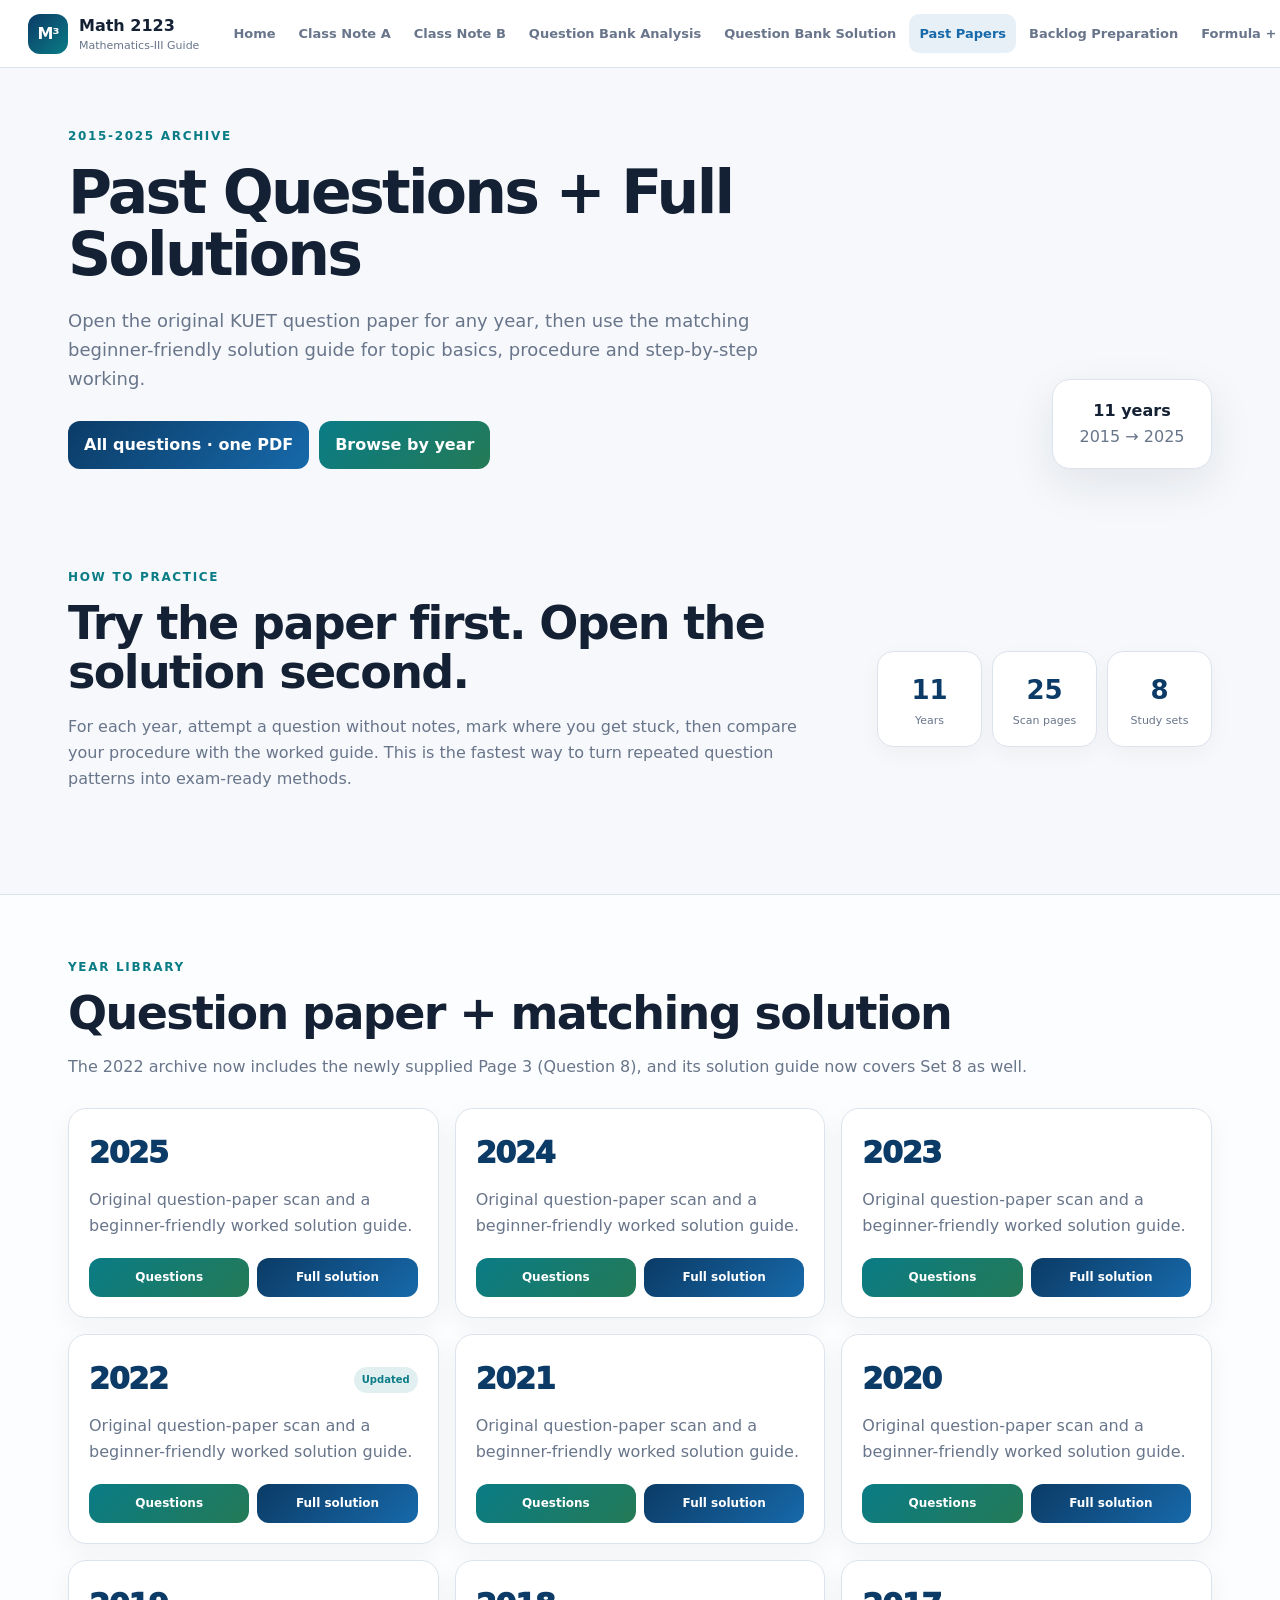
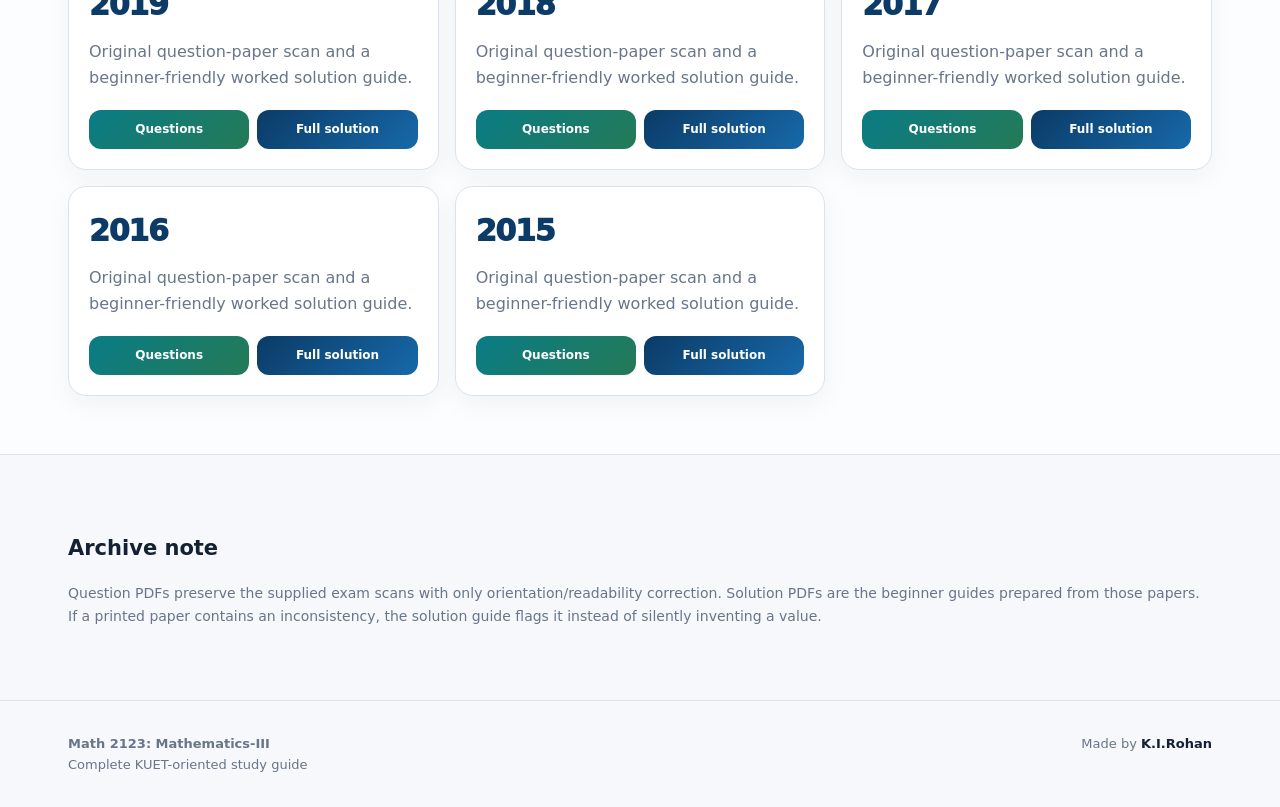
<file: past-papers.html>
<!doctype html>
<html lang="en" data-theme="light">
<head>
<meta charset="utf-8"><meta name="viewport" content="width=device-width,initial-scale=1,viewport-fit=cover">
<title>Past Papers 2015-2025 · Math 2123</title>
<meta name="description" content="KUET Math 2123 past question papers and beginner-friendly worked solutions from 2015 to 2025.">
<meta name="theme-color" content="#0b3b66">
<link rel="icon" href="assets/icons/favicon.svg" type="image/svg+xml">
<link rel="manifest" href="manifest.webmanifest">
<link rel="stylesheet" href="assets/css/styles.css">
<script defer src="assets/js/app.js"></script>
</head>
<body>
<a class="skip-link" href="#main">Skip to content</a>
<header class="site-header">
  <a class="brand" href="index.html"><span class="brand-mark">M³</span><span><b>Math 2123</b><small>Mathematics-III Guide</small></span></a>
  <nav class="desktop-nav"><a class="nav-link " href="index.html">Home</a><a class="nav-link " href="section-a.html">Class Note A</a><a class="nav-link " href="section-b.html">Class Note B</a><a class="nav-link " href="question-bank-analysis.html">Question Bank Analysis</a><a class="nav-link " href="question-bank-solution.html">Question Bank Solution</a><a class="nav-link active" href="past-papers.html">Past Papers</a><a class="nav-link " href="backlog-preparation.html">Backlog Preparation</a><a class="nav-link " href="formula-proof-vault.html">Formula + Proof Vault</a></nav>
  <div class="header-actions"><button class="icon-btn" data-search-open aria-label="Search">⌕</button><button class="icon-btn" data-theme-toggle aria-label="Toggle theme">◐</button><button class="icon-btn mobile-only" data-menu-toggle aria-label="Menu">☰</button></div>
</header>
<div class="mobile-menu" data-mobile-menu><div class="mobile-menu-inner"><a class="nav-link " href="index.html">Home</a><a class="nav-link " href="section-a.html">Class Note A</a><a class="nav-link " href="section-b.html">Class Note B</a><a class="nav-link " href="question-bank-analysis.html">Question Bank Analysis</a><a class="nav-link " href="question-bank-solution.html">Question Bank Solution</a><a class="nav-link active" href="past-papers.html">Past Papers</a><a class="nav-link " href="backlog-preparation.html">Backlog Preparation</a><a class="nav-link " href="formula-proof-vault.html">Formula + Proof Vault</a></div></div>
<main id="main">
<section class="page-hero compact"><div><span class="eyebrow">2015-2025 archive</span><h1>Past Questions + <span>Full Solutions</span></h1><p>Open the original KUET question paper for any year, then use the matching beginner-friendly solution guide for topic basics, procedure and step-by-step working.</p><div class="hero-actions"><a class="btn primary" href="resources/past-papers/all-questions-2015-2025.pdf" target="_blank" rel="noopener">All questions · one PDF</a><a class="btn secondary" href="#year-library">Browse by year</a></div></div><div class="hero-chip"><strong>11 years</strong><br>2015 → 2025</div></section>
<section class="section-block past-paper-intro"><div class="section-heading"><span class="eyebrow">How to practice</span><h2>Try the paper first. Open the solution second.</h2><p>For each year, attempt a question without notes, mark where you get stuck, then compare your procedure with the worked guide. This is the fastest way to turn repeated question patterns into exam-ready methods.</p></div><div class="paper-stats"><div><b>11</b><span>Years</span></div><div><b>25</b><span>Scan pages</span></div><div><b>8</b><span>Study sets</span></div></div></section>
<section id="year-library" class="section-block alt"><div class="section-heading"><span class="eyebrow">Year library</span><h2>Question paper + matching solution</h2><p>The 2022 archive now includes the newly supplied Page 3 (Question 8), and its solution guide now covers Set 8 as well.</p></div><div class="paper-grid"><article class="paper-card">
      <div class="paper-year"><span>2025</span></div>
      <p>Original question-paper scan and a beginner-friendly worked solution guide.</p>
      <div class="paper-actions">
        <a class="btn secondary" href="resources/past-papers/questions-2025.pdf" target="_blank" rel="noopener">Questions</a>
        <a class="btn primary" href="resources/past-papers/solution-2025.pdf" target="_blank" rel="noopener">Full solution</a>
      </div>
    </article><article class="paper-card">
      <div class="paper-year"><span>2024</span></div>
      <p>Original question-paper scan and a beginner-friendly worked solution guide.</p>
      <div class="paper-actions">
        <a class="btn secondary" href="resources/past-papers/questions-2024.pdf" target="_blank" rel="noopener">Questions</a>
        <a class="btn primary" href="resources/past-papers/solution-2024.pdf" target="_blank" rel="noopener">Full solution</a>
      </div>
    </article><article class="paper-card">
      <div class="paper-year"><span>2023</span></div>
      <p>Original question-paper scan and a beginner-friendly worked solution guide.</p>
      <div class="paper-actions">
        <a class="btn secondary" href="resources/past-papers/questions-2023.pdf" target="_blank" rel="noopener">Questions</a>
        <a class="btn primary" href="resources/past-papers/solution-2023.pdf" target="_blank" rel="noopener">Full solution</a>
      </div>
    </article><article class="paper-card">
      <div class="paper-year"><span>2022</span> <span class="paper-badge new">Updated</span></div>
      <p>Original question-paper scan and a beginner-friendly worked solution guide.</p>
      <div class="paper-actions">
        <a class="btn secondary" href="resources/past-papers/questions-2022.pdf" target="_blank" rel="noopener">Questions</a>
        <a class="btn primary" href="resources/past-papers/solution-2022.pdf" target="_blank" rel="noopener">Full solution</a>
      </div>
    </article><article class="paper-card">
      <div class="paper-year"><span>2021</span></div>
      <p>Original question-paper scan and a beginner-friendly worked solution guide.</p>
      <div class="paper-actions">
        <a class="btn secondary" href="resources/past-papers/questions-2021.pdf" target="_blank" rel="noopener">Questions</a>
        <a class="btn primary" href="resources/past-papers/solution-2021.pdf" target="_blank" rel="noopener">Full solution</a>
      </div>
    </article><article class="paper-card">
      <div class="paper-year"><span>2020</span></div>
      <p>Original question-paper scan and a beginner-friendly worked solution guide.</p>
      <div class="paper-actions">
        <a class="btn secondary" href="resources/past-papers/questions-2020.pdf" target="_blank" rel="noopener">Questions</a>
        <a class="btn primary" href="resources/past-papers/solution-2020.pdf" target="_blank" rel="noopener">Full solution</a>
      </div>
    </article><article class="paper-card">
      <div class="paper-year"><span>2019</span></div>
      <p>Original question-paper scan and a beginner-friendly worked solution guide.</p>
      <div class="paper-actions">
        <a class="btn secondary" href="resources/past-papers/questions-2019.pdf" target="_blank" rel="noopener">Questions</a>
        <a class="btn primary" href="resources/past-papers/solution-2019.pdf" target="_blank" rel="noopener">Full solution</a>
      </div>
    </article><article class="paper-card">
      <div class="paper-year"><span>2018</span></div>
      <p>Original question-paper scan and a beginner-friendly worked solution guide.</p>
      <div class="paper-actions">
        <a class="btn secondary" href="resources/past-papers/questions-2018.pdf" target="_blank" rel="noopener">Questions</a>
        <a class="btn primary" href="resources/past-papers/solution-2018.pdf" target="_blank" rel="noopener">Full solution</a>
      </div>
    </article><article class="paper-card">
      <div class="paper-year"><span>2017</span></div>
      <p>Original question-paper scan and a beginner-friendly worked solution guide.</p>
      <div class="paper-actions">
        <a class="btn secondary" href="resources/past-papers/questions-2017.pdf" target="_blank" rel="noopener">Questions</a>
        <a class="btn primary" href="resources/past-papers/solution-2017.pdf" target="_blank" rel="noopener">Full solution</a>
      </div>
    </article><article class="paper-card">
      <div class="paper-year"><span>2016</span></div>
      <p>Original question-paper scan and a beginner-friendly worked solution guide.</p>
      <div class="paper-actions">
        <a class="btn secondary" href="resources/past-papers/questions-2016.pdf" target="_blank" rel="noopener">Questions</a>
        <a class="btn primary" href="resources/past-papers/solution-2016.pdf" target="_blank" rel="noopener">Full solution</a>
      </div>
    </article><article class="paper-card">
      <div class="paper-year"><span>2015</span></div>
      <p>Original question-paper scan and a beginner-friendly worked solution guide.</p>
      <div class="paper-actions">
        <a class="btn secondary" href="resources/past-papers/questions-2015.pdf" target="_blank" rel="noopener">Questions</a>
        <a class="btn primary" href="resources/past-papers/solution-2015.pdf" target="_blank" rel="noopener">Full solution</a>
      </div>
    </article></div></section>
<section class="section-block source-note"><h2>Archive note</h2><p>Question PDFs preserve the supplied exam scans with only orientation/readability correction. Solution PDFs are the beginner guides prepared from those papers. If a printed paper contains an inconsistency, the solution guide flags it instead of silently inventing a value.</p></section>
</main>
<footer class="site-footer"><div><b>Math 2123: Mathematics-III</b><span>Complete KUET-oriented study guide</span></div><div class="footer-credit">Made by <strong>K.I.Rohan</strong></div></footer>
<div class="search-modal" data-search-modal hidden><div class="search-panel"><div class="search-head"><input data-search-input placeholder="Search sets, formulas, questions…" autocomplete="off"><button class="icon-btn" data-search-close>✕</button></div><div class="search-hint">Press <kbd>Ctrl</kbd> + <kbd>K</kbd> anywhere to search.</div><div data-search-results class="search-results"></div></div></div>
<button class="to-top" data-to-top aria-label="Back to top">↑</button>
</body></html>
</file>
<file: assets/css/styles.css>
:root{--bg:#f6f8fb;--paper:#fff;--ink:#142033;--muted:#68758a;--line:#dce3ec;--navy:#0b3b66;--blue:#1769aa;--teal:#0a7c86;--green:#247a56;--gold:#b27a0b;--danger:#b84c4c;--shadow:0 16px 45px rgba(20,32,51,.09);--radius:18px;--header:68px}
html[data-theme=dark]{--bg:#0d1420;--paper:#131d2c;--ink:#edf4ff;--muted:#9aacc2;--line:#26344a;--navy:#73baf5;--blue:#55aaf0;--teal:#51c6cf;--green:#63c998;--gold:#e3b64f;--danger:#ec8585;--shadow:0 18px 50px rgba(0,0,0,.28)}
*{box-sizing:border-box}html{scroll-behavior:smooth}body{margin:0;background:var(--bg);color:var(--ink);font-family:Inter,ui-sans-serif,system-ui,-apple-system,"Segoe UI",Roboto,"Noto Sans Bengali",Arial,sans-serif;line-height:1.62}a{color:var(--blue);text-decoration:none}button,input{font:inherit}.skip-link{position:fixed;left:12px;top:-60px;z-index:9999;background:var(--paper);padding:10px 14px;border-radius:10px}.skip-link:focus{top:10px}.site-header{height:var(--header);position:sticky;top:0;z-index:1000;display:flex;align-items:center;gap:24px;padding:0 28px;background:color-mix(in srgb,var(--paper) 92%,transparent);backdrop-filter:blur(14px);border-bottom:1px solid var(--line)}.brand{display:flex;align-items:center;gap:11px;color:var(--ink);min-width:max-content}.brand-mark{width:40px;height:40px;border-radius:12px;display:grid;place-items:center;color:#fff;background:linear-gradient(135deg,#0b3b66,#0a7c86);font-weight:900;letter-spacing:-1px}.brand b,.brand small{display:block}.brand small{color:var(--muted);font-size:11px;margin-top:-2px}.desktop-nav{display:flex;align-items:center;gap:3px;margin-left:auto}.nav-link{padding:9px 10px;border-radius:10px;font-size:13px;font-weight:700;color:var(--muted);white-space:nowrap}.nav-link:hover,.nav-link.active{background:color-mix(in srgb,var(--blue) 10%,transparent);color:var(--blue)}.header-actions{display:flex;gap:6px}.icon-btn{border:1px solid var(--line);background:var(--paper);color:var(--ink);width:40px;height:40px;border-radius:12px;cursor:pointer}.mobile-only{display:none}.mobile-menu{display:none}.home-hero{max-width:1200px;margin:0 auto;padding:80px 28px 50px;display:grid;grid-template-columns:1.55fr .65fr;gap:50px;align-items:center}.eyebrow{font-size:12px;font-weight:900;letter-spacing:.14em;color:var(--teal);text-transform:uppercase}.home-hero h1,.page-hero h1{font-size:clamp(38px,6vw,72px);line-height:1.03;letter-spacing:-.045em;margin:14px 0 20px}.home-hero h1 span{color:var(--blue)}.home-hero p,.page-hero p{font-size:18px;color:var(--muted);max-width:760px}.hero-actions{display:flex;gap:10px;flex-wrap:wrap;margin-top:28px}.btn{display:inline-flex;align-items:center;justify-content:center;border-radius:12px;padding:11px 16px;font-weight:800;border:1px solid var(--line);cursor:pointer}.btn.primary{background:linear-gradient(135deg,#0b3b66,#1769aa);color:#fff;border:0}.btn.secondary{background:linear-gradient(135deg,#0a7c86,#247a56);color:#fff;border:0}.btn.ghost{background:var(--paper);color:var(--ink)}.hero-meta{display:flex;gap:15px;flex-wrap:wrap;margin-top:30px;color:var(--muted);font-size:13px;font-weight:700}.home-hero-panel{background:var(--paper);border:1px solid var(--line);border-radius:26px;box-shadow:var(--shadow);padding:30px;display:grid;place-items:center;text-align:center}.panel-label{text-transform:uppercase;letter-spacing:.12em;font-size:11px;font-weight:900;color:var(--muted)}.progress-ring{--p:0deg;width:154px;height:154px;border-radius:50%;margin:22px 0;display:grid;place-items:center;background:conic-gradient(var(--teal) var(--p),color-mix(in srgb,var(--line) 65%,transparent) 0);position:relative}.progress-ring:after{content:"";position:absolute;inset:13px;background:var(--paper);border-radius:50%}.progress-ring span{position:relative;z-index:1;font-size:30px;font-weight:900}.progress-copy b,.progress-copy small{display:block}.progress-copy small{color:var(--muted);margin-top:3px}.section-block{max-width:1200px;margin:0 auto;padding:58px 28px}.section-block.alt{max-width:none;background:color-mix(in srgb,var(--paper) 72%,transparent);border-block:1px solid var(--line)}.section-block.alt>*{max-width:1144px;margin-left:auto;margin-right:auto}.section-heading{max-width:760px;margin-bottom:28px}.section-heading h2,.strategy-banner h2{font-size:clamp(28px,4vw,46px);letter-spacing:-.035em;line-height:1.08;margin:10px 0}.section-heading p{color:var(--muted)}.set-grid{display:grid;grid-template-columns:repeat(4,1fr);gap:12px}.set-card{display:flex;align-items:center;gap:12px;background:var(--paper);border:1px solid var(--line);border-radius:16px;padding:16px;cursor:pointer;transition:.2s}.set-card:hover{transform:translateY(-2px);box-shadow:var(--shadow)}.set-card input{position:absolute;opacity:0}.set-code{width:44px;height:44px;border-radius:12px;background:color-mix(in srgb,var(--blue) 11%,transparent);display:grid;place-items:center;color:var(--blue);font-weight:900}.set-card b,.set-card small{display:block}.set-card small{color:var(--muted);font-size:12px}.set-card .check{margin-left:auto;color:transparent;width:26px;height:26px;border:1px solid var(--line);border-radius:9px;display:grid;place-items:center}.set-card:has(input:checked){border-color:color-mix(in srgb,var(--green) 55%,var(--line));background:color-mix(in srgb,var(--green) 7%,var(--paper))}.set-card input:checked~.check{background:var(--green);color:#fff;border-color:var(--green)}.resource-grid{display:grid;grid-template-columns:repeat(3,1fr);gap:16px}.resource-card{display:block;background:var(--paper);border:1px solid var(--line);padding:24px;border-radius:20px;color:var(--ink);min-height:230px;transition:.22s}.resource-card:hover{transform:translateY(-4px);box-shadow:var(--shadow)}.resource-card p{color:var(--muted)}.resource-card>span:last-child{color:var(--blue);font-weight:900}.resource-icon{width:46px;height:46px;display:grid;place-items:center;border-radius:14px;background:color-mix(in srgb,var(--blue) 12%,transparent);color:var(--blue);font-weight:900;font-size:20px}.accent-a .resource-icon{background:color-mix(in srgb,var(--navy) 13%,transparent);color:var(--navy)}.accent-b .resource-icon{background:color-mix(in srgb,var(--teal) 13%,transparent);color:var(--teal)}.danger .resource-icon{background:color-mix(in srgb,var(--danger) 12%,transparent);color:var(--danger)}.strategy-banner{background:linear-gradient(135deg,color-mix(in srgb,var(--navy) 12%,var(--paper)),color-mix(in srgb,var(--teal) 10%,var(--paper)));border:1px solid var(--line);border-radius:24px;padding:32px;display:grid;grid-template-columns:1fr auto;gap:30px;align-items:center}.triple{display:flex;gap:9px}.triple div{min-width:108px;background:var(--paper);padding:18px;border:1px solid var(--line);border-radius:16px;text-align:center}.triple b,.triple span{display:block}.triple b{font-size:25px}.triple span{font-size:11px;color:var(--muted)}.source-note{color:var(--muted);font-size:14px}.source-note h2{color:var(--ink)}.page-hero{max-width:1200px;margin:0 auto;padding:54px 28px 36px;display:flex;justify-content:space-between;gap:30px;align-items:flex-end}.page-hero.compact h1{font-size:clamp(36px,5vw,60px)}.hero-chip{background:var(--paper);border:1px solid var(--line);box-shadow:var(--shadow);padding:18px 22px;border-radius:18px;color:var(--muted);text-align:center;min-width:160px}.hero-chip strong{color:var(--ink)}.reading-layout{max-width:1200px;margin:0 auto;padding:0 28px 80px;display:grid;grid-template-columns:245px minmax(0,1fr);gap:30px;align-items:start}.toc-panel{position:sticky;top:calc(var(--header) + 18px);background:var(--paper);border:1px solid var(--line);border-radius:18px;padding:16px;max-height:calc(100vh - var(--header) - 40px);overflow:auto}.toc-title{font-weight:900;font-size:13px;margin-bottom:10px}.toc-panel nav{display:flex;flex-direction:column;gap:2px}.toc-panel nav a{font-size:12px;color:var(--muted);padding:6px 8px;border-radius:8px;line-height:1.35}.toc-panel nav a[data-level="2"]{padding-left:12px;font-weight:800;color:var(--ink)}.toc-panel nav a[data-level="3"]{padding-left:22px}.toc-panel nav a:hover{background:color-mix(in srgb,var(--blue) 8%,transparent);color:var(--blue)}.toc-tip{border-top:1px solid var(--line);margin-top:12px;padding-top:12px;color:var(--muted);font-size:11px}.document-content{min-width:0;background:var(--paper);border:1px solid var(--line);border-radius:22px;padding:clamp(22px,4vw,46px);box-shadow:0 6px 25px rgba(20,32,51,.04)}.document-content>p:first-child{margin-top:0}.document-content h1,.document-content h2,.document-content h3{scroll-margin-top:100px;line-height:1.18;letter-spacing:-.025em}.document-content h1{font-size:32px;margin-top:48px}.document-content h2{font-size:27px;margin-top:46px;padding-top:12px;border-top:1px solid var(--line);color:var(--navy)}.document-content h3{font-size:20px;margin-top:32px;color:var(--teal)}.document-content p{max-width:900px}.document-content strong{color:color-mix(in srgb,var(--ink) 92%,var(--blue))}.document-content img{max-width:100%;height:auto!important;border-radius:14px;display:block;margin:18px auto}.table-wrap{overflow:auto;margin:18px 0;border:1px solid var(--line);border-radius:14px}.table-wrap table{border-collapse:collapse;width:100%;min-width:600px}.table-wrap th,.table-wrap td{padding:11px 12px;border-bottom:1px solid var(--line);vertical-align:top}.table-wrap th{background:color-mix(in srgb,var(--blue) 7%,var(--paper));font-size:13px}.table-wrap tr:last-child td{border-bottom:0}.callout{overflow:visible;border:0;margin:18px 0}.callout table{min-width:0;background:color-mix(in srgb,var(--teal) 7%,var(--paper));border:1px solid color-mix(in srgb,var(--teal) 30%,var(--line));border-radius:14px;display:block}.callout th{background:transparent!important;border:0!important;padding:14px 16px!important}.document-content .keybox,.document-content .ansbox{border:1px solid color-mix(in srgb,var(--blue) 38%,var(--line));background:color-mix(in srgb,var(--blue) 7%,var(--paper));border-radius:14px;padding:13px 16px;margin:14px 0}.document-content .ansbox{border-color:color-mix(in srgb,var(--green) 40%,var(--line));background:color-mix(in srgb,var(--green) 7%,var(--paper))}.MathJax,.mjx-container{overflow-x:auto;overflow-y:hidden;max-width:100%}.solution-toolbar{max-width:1144px;margin:0 auto 24px;padding:0 28px;display:flex;gap:10px;align-items:center;flex-wrap:wrap}.solution-toolbar input{flex:1;min-width:260px;background:var(--paper);border:1px solid var(--line);color:var(--ink);padding:12px 14px;border-radius:12px}.filter-pills{display:flex;gap:6px;flex-wrap:wrap}.filter-pills button{background:var(--paper);border:1px solid var(--line);color:var(--muted);padding:8px 10px;border-radius:999px;cursor:pointer}.solution-section{scroll-margin-top:90px}.solution-section+.solution-section{margin-top:70px;padding-top:30px;border-top:2px solid var(--line)}.section-kicker{color:var(--teal);font-weight:900;letter-spacing:.1em;font-size:11px}.lead{color:var(--muted)}.question-card{border:1px solid var(--line);border-radius:14px;margin:10px 0;background:color-mix(in srgb,var(--paper) 97%,var(--bg));overflow:hidden}.question-card summary{list-style:none;display:flex;justify-content:space-between;gap:10px;align-items:center;padding:14px 16px;font-weight:850;cursor:pointer}.question-card summary::-webkit-details-marker{display:none}.question-card[open] summary{background:color-mix(in srgb,var(--blue) 6%,var(--paper));border-bottom:1px solid var(--line)}.chev{font-size:18px;color:var(--muted)}.question-card[open] .chev{transform:rotate(180deg)}.solution-text{white-space:pre-wrap;overflow-wrap:anywhere;margin:0;padding:18px;font-family:"JetBrains Mono",ui-monospace,SFMono-Regular,Consolas,monospace;font-size:12.5px;line-height:1.58;color:var(--ink);max-height:720px;overflow:auto}.site-footer{border-top:1px solid var(--line);padding:32px max(28px,calc((100vw - 1144px)/2));display:flex;justify-content:space-between;gap:20px;color:var(--muted);font-size:13px}.site-footer b,.site-footer span{display:block}.footer-credit strong{color:var(--ink)}.search-modal{position:fixed;inset:0;background:rgba(2,9,17,.62);backdrop-filter:blur(6px);z-index:3000;padding:8vh 16px}.search-panel{max-width:720px;margin:auto;background:var(--paper);border:1px solid var(--line);border-radius:20px;box-shadow:0 25px 90px rgba(0,0,0,.3);padding:16px}.search-head{display:flex;gap:8px}.search-head input{flex:1;border:1px solid var(--line);background:var(--bg);color:var(--ink);padding:13px 15px;border-radius:12px}.search-hint{font-size:11px;color:var(--muted);padding:9px 4px}.search-results{max-height:58vh;overflow:auto}.search-result{display:block;padding:13px;border-radius:12px;color:var(--ink)}.search-result:hover{background:color-mix(in srgb,var(--blue) 7%,transparent)}.search-result small{display:block;color:var(--muted)}kbd{border:1px solid var(--line);border-bottom-width:2px;border-radius:5px;padding:1px 5px;background:var(--bg)}.to-top{position:fixed;right:18px;bottom:18px;width:44px;height:44px;border-radius:14px;border:1px solid var(--line);background:var(--paper);color:var(--ink);box-shadow:var(--shadow);opacity:0;pointer-events:none;transition:.2s}.to-top.show{opacity:1;pointer-events:auto}.anchor-link{margin-left:8px;opacity:0;font-size:14px}.document-content h1:hover .anchor-link,.document-content h2:hover .anchor-link,.document-content h3:hover .anchor-link{opacity:.55}
@media(max-width:1050px){.desktop-nav{display:none}.mobile-only{display:block}.mobile-menu{position:fixed;inset:var(--header) 0 auto 0;background:var(--paper);border-bottom:1px solid var(--line);z-index:999;display:none}.mobile-menu.open{display:block}.mobile-menu-inner{padding:12px;display:grid;grid-template-columns:repeat(2,1fr);gap:4px}.mobile-menu .nav-link{display:block}.set-grid{grid-template-columns:repeat(2,1fr)}.resource-grid{grid-template-columns:repeat(2,1fr)}}
@media(max-width:820px){:root{--header:62px}.site-header{padding:0 14px;gap:10px}.brand small{display:none}.header-actions{margin-left:auto}.home-hero{grid-template-columns:1fr;padding:52px 18px 30px;gap:22px}.home-hero-panel{grid-template-columns:auto 1fr;justify-items:start;text-align:left}.home-hero-panel .panel-label{grid-column:1/-1}.progress-ring{width:110px;height:110px;margin:8px 14px 8px 0}.section-block{padding:42px 18px}.resource-grid{grid-template-columns:1fr}.strategy-banner{grid-template-columns:1fr}.triple{display:grid;grid-template-columns:repeat(3,1fr)}.triple div{min-width:0;padding:12px 6px}.page-hero{padding:40px 18px 26px;align-items:flex-start;flex-direction:column}.hero-chip{display:none}.reading-layout{display:block;padding:0 12px 60px}.toc-panel{position:relative;top:auto;max-height:none;margin-bottom:12px}.toc-panel nav{display:grid;grid-template-columns:repeat(2,1fr)}.document-content{border-radius:18px;padding:20px 16px}.document-content h1{font-size:28px}.document-content h2{font-size:24px}.table-wrap table{min-width:560px}.solution-toolbar{padding:0 18px}.solution-toolbar input{width:100%}.site-footer{padding:28px 18px;flex-direction:column}.solution-text{font-size:12px}}
@media(max-width:520px){.set-grid{grid-template-columns:1fr}.mobile-menu-inner{grid-template-columns:1fr}.home-hero h1{font-size:43px}.home-hero-panel{padding:20px}.hero-meta{gap:9px}.toc-panel nav{grid-template-columns:1fr}.page-hero p{font-size:16px}.document-content{padding:18px 13px;border-left:0;border-right:0;border-radius:0}.reading-layout{padding-left:0;padding-right:0}.toc-panel{margin:0 10px 12px}.filter-pills{display:grid;grid-template-columns:repeat(2,1fr);width:100%}.filter-pills button{border-radius:10px}.site-header .brand b{font-size:14px}.brand-mark{width:36px;height:36px}.icon-btn{width:36px;height:36px}}
@media print{.site-header,.toc-panel,.hero-actions,.solution-toolbar,.site-footer,.to-top,.search-modal,.mobile-menu{display:none!important}body{background:#fff;color:#000}.page-hero,.reading-layout{display:block;max-width:none;padding:0}.document-content{border:0;box-shadow:none;padding:0}.question-card{break-inside:avoid}.question-card:not([open])>*:not(summary){display:block}.question-card summary .chev{display:none}}

/* Past papers archive */
.accent-papers .resource-icon{background:color-mix(in srgb,var(--gold) 13%,transparent);color:var(--gold)}
.past-paper-intro{display:grid;grid-template-columns:minmax(0,1fr) auto;gap:34px;align-items:center}
.paper-stats{display:flex;gap:10px}.paper-stats div{min-width:105px;text-align:center;background:var(--paper);border:1px solid var(--line);border-radius:16px;padding:17px 14px;box-shadow:0 7px 22px rgba(20,32,51,.04)}.paper-stats b,.paper-stats span{display:block}.paper-stats b{font-size:26px;color:var(--navy)}.paper-stats span{font-size:11px;color:var(--muted)}
.paper-grid{display:grid;grid-template-columns:repeat(3,minmax(0,1fr));gap:16px}.paper-card{background:var(--paper);border:1px solid var(--line);border-radius:18px;padding:20px;box-shadow:0 8px 26px rgba(20,32,51,.05);display:flex;flex-direction:column;min-height:210px}.paper-card p{color:var(--muted);margin:9px 0 18px}.paper-year{display:flex;align-items:center;justify-content:space-between;gap:10px}.paper-year>span:first-child{font-size:30px;font-weight:950;letter-spacing:-.04em;color:var(--navy)}.paper-badge{font-size:10px;font-weight:900;border-radius:999px;padding:5px 8px;background:color-mix(in srgb,var(--teal) 12%,transparent);color:var(--teal)}.paper-actions{display:flex;gap:8px;margin-top:auto}.paper-actions .btn{flex:1;justify-content:center;text-align:center;padding:10px 11px;font-size:12px}
@media(max-width:900px){.paper-grid{grid-template-columns:repeat(2,minmax(0,1fr))}.past-paper-intro{grid-template-columns:1fr}.paper-stats{justify-content:flex-start}}
@media(max-width:560px){.paper-grid{grid-template-columns:1fr}.paper-stats{display:grid;grid-template-columns:repeat(3,1fr)}.paper-stats div{min-width:0;padding:13px 7px}.paper-actions{flex-direction:column}}
</file>
